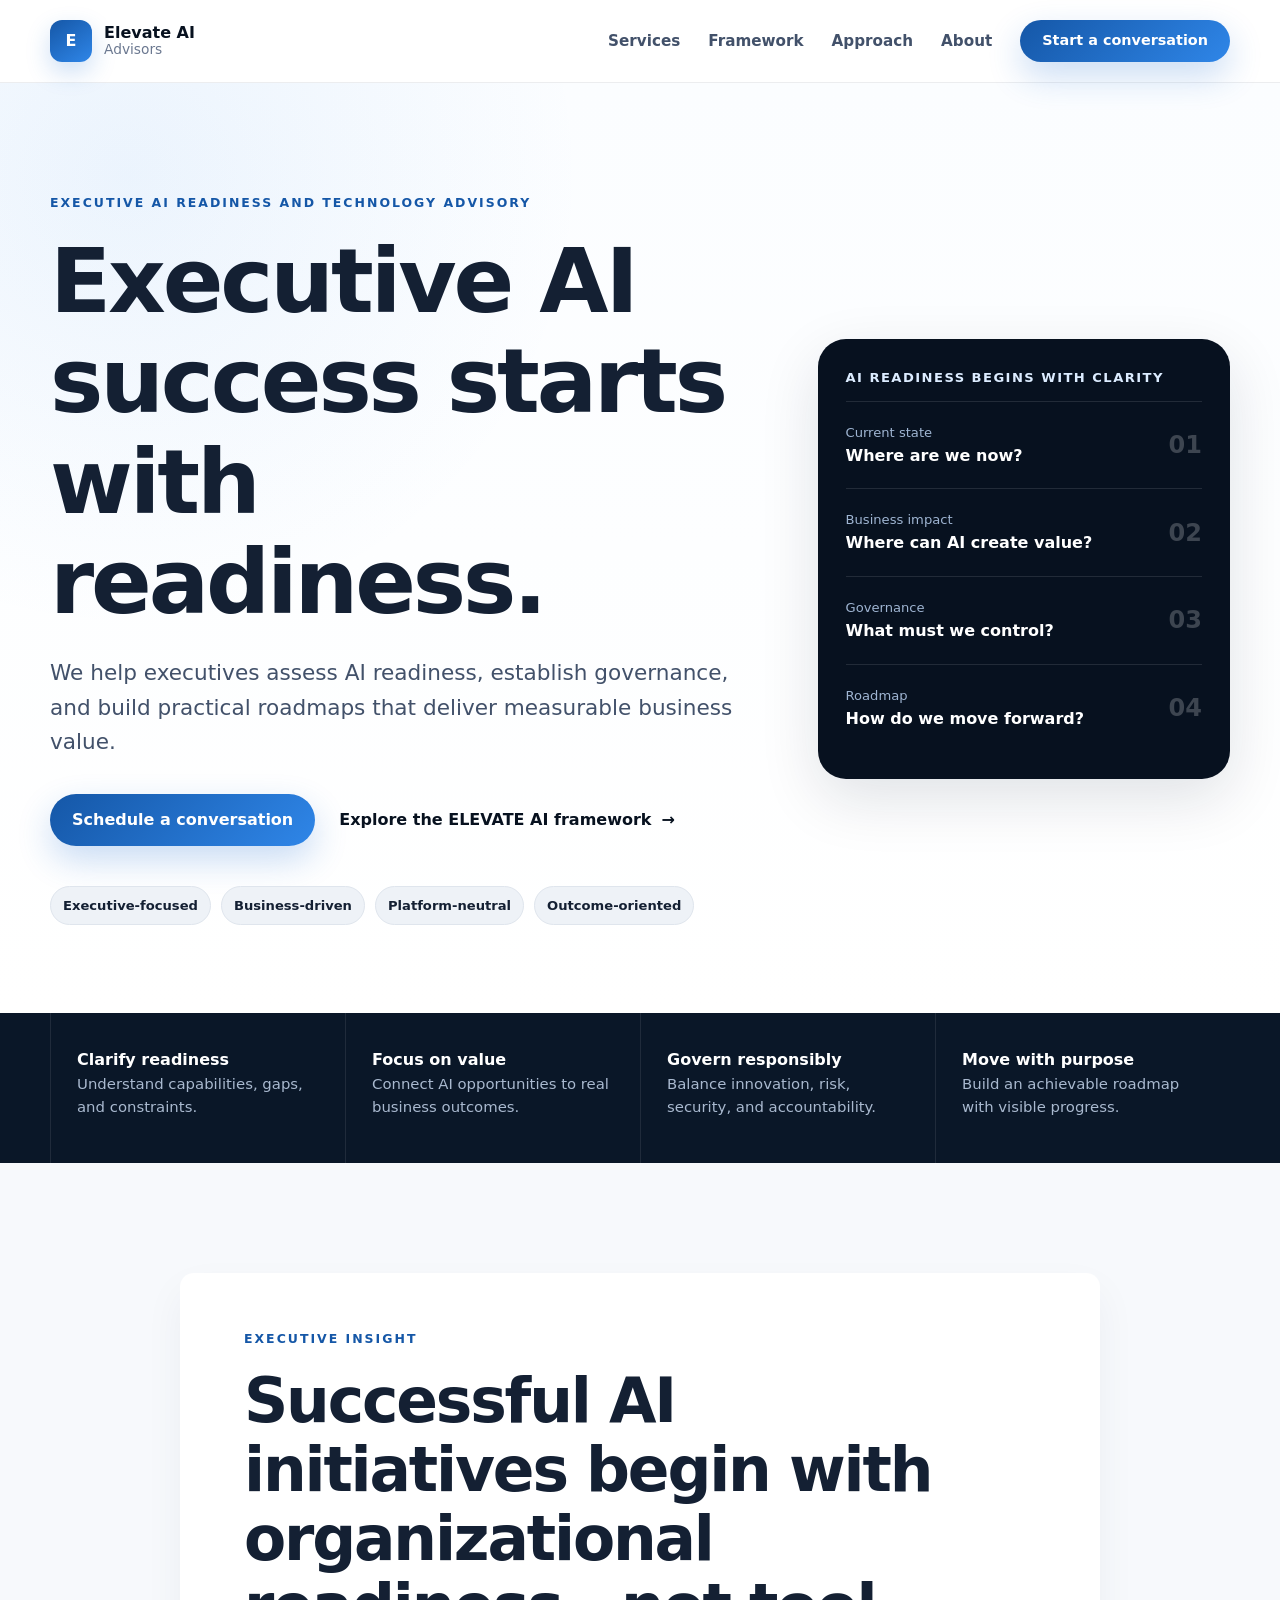
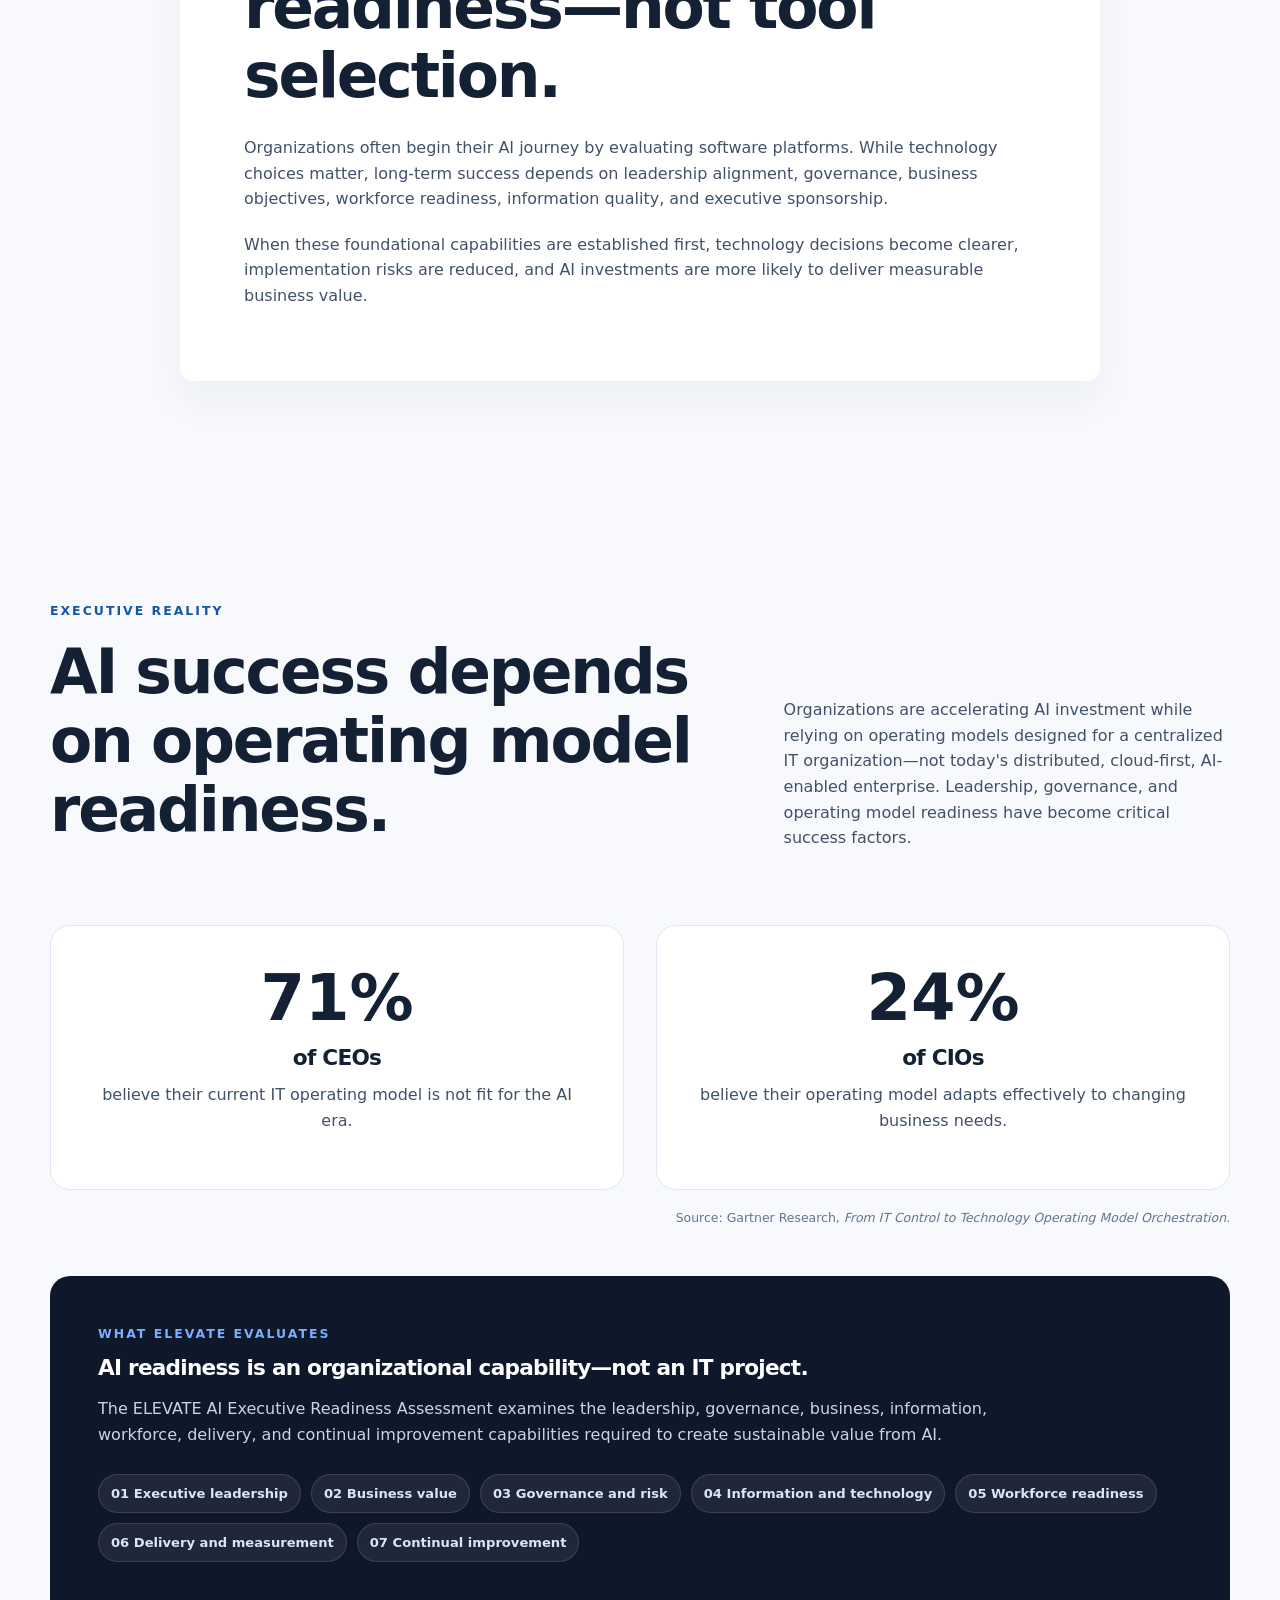
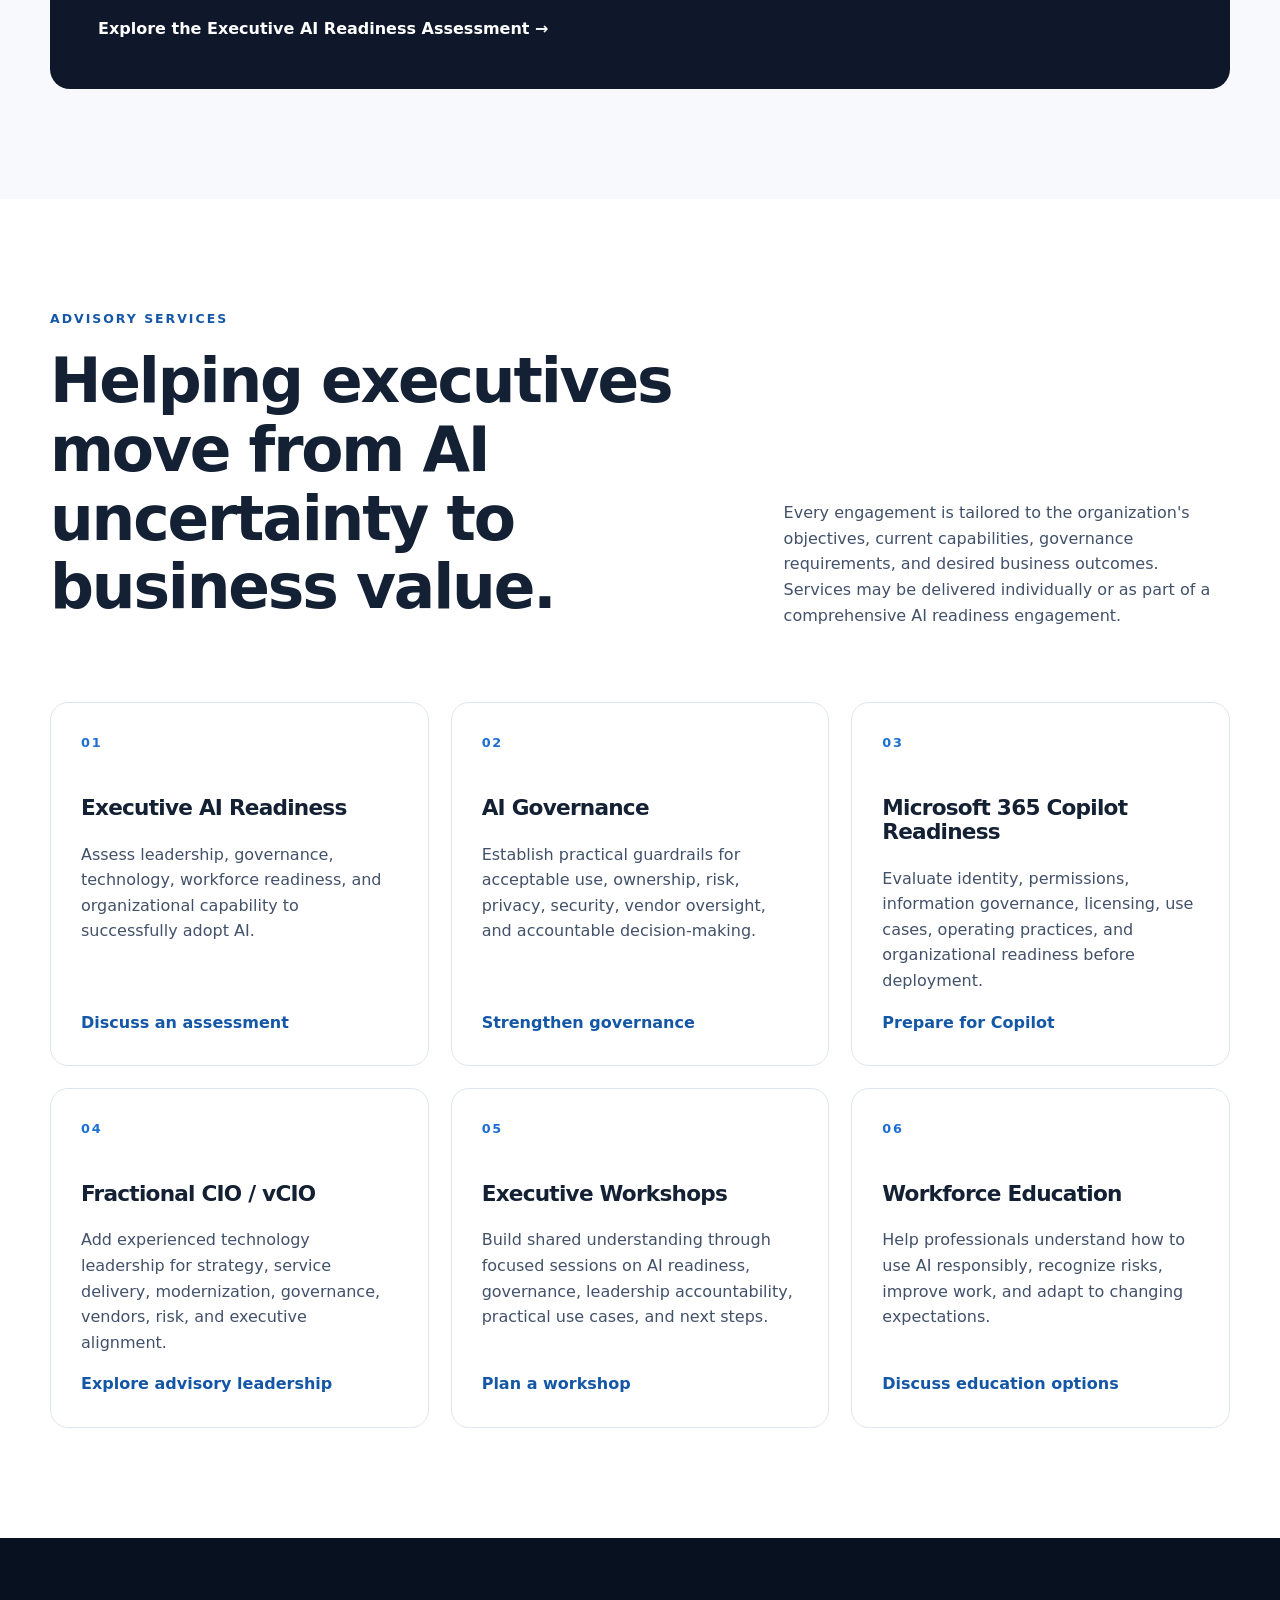
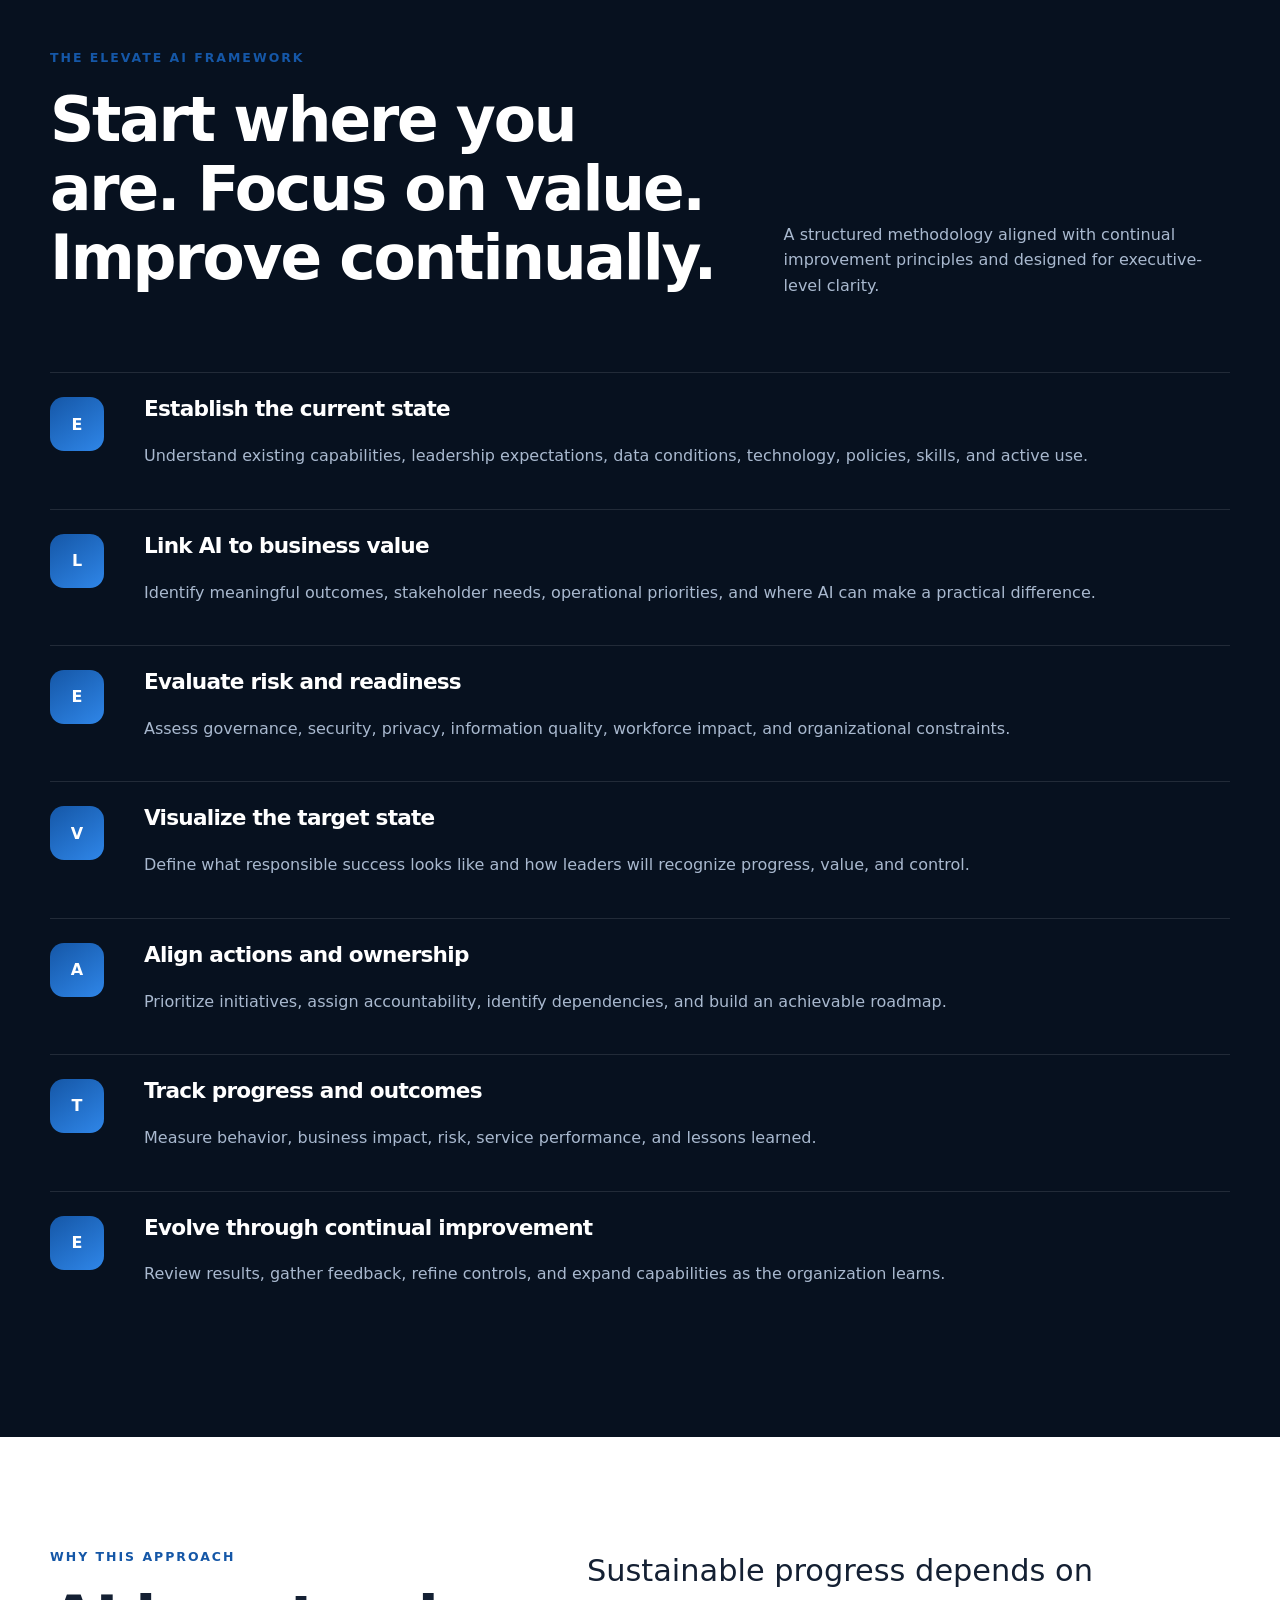
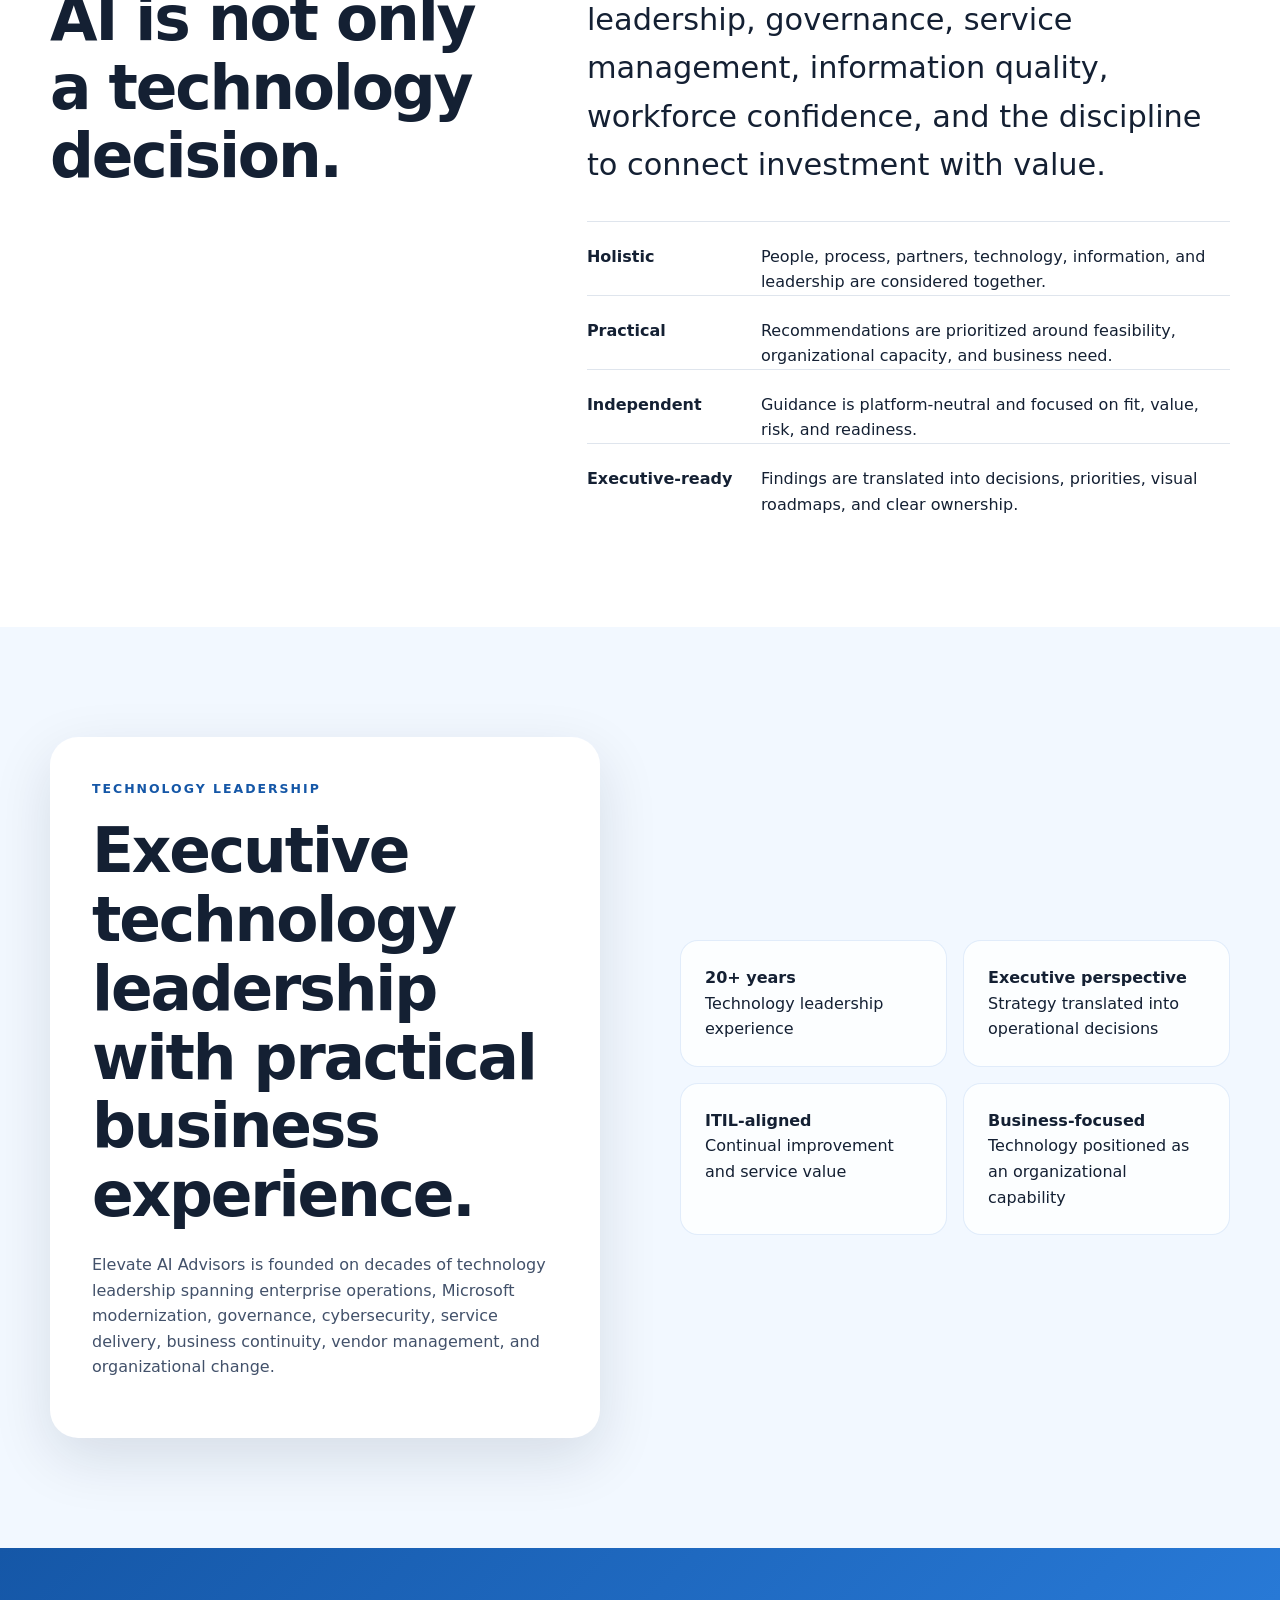
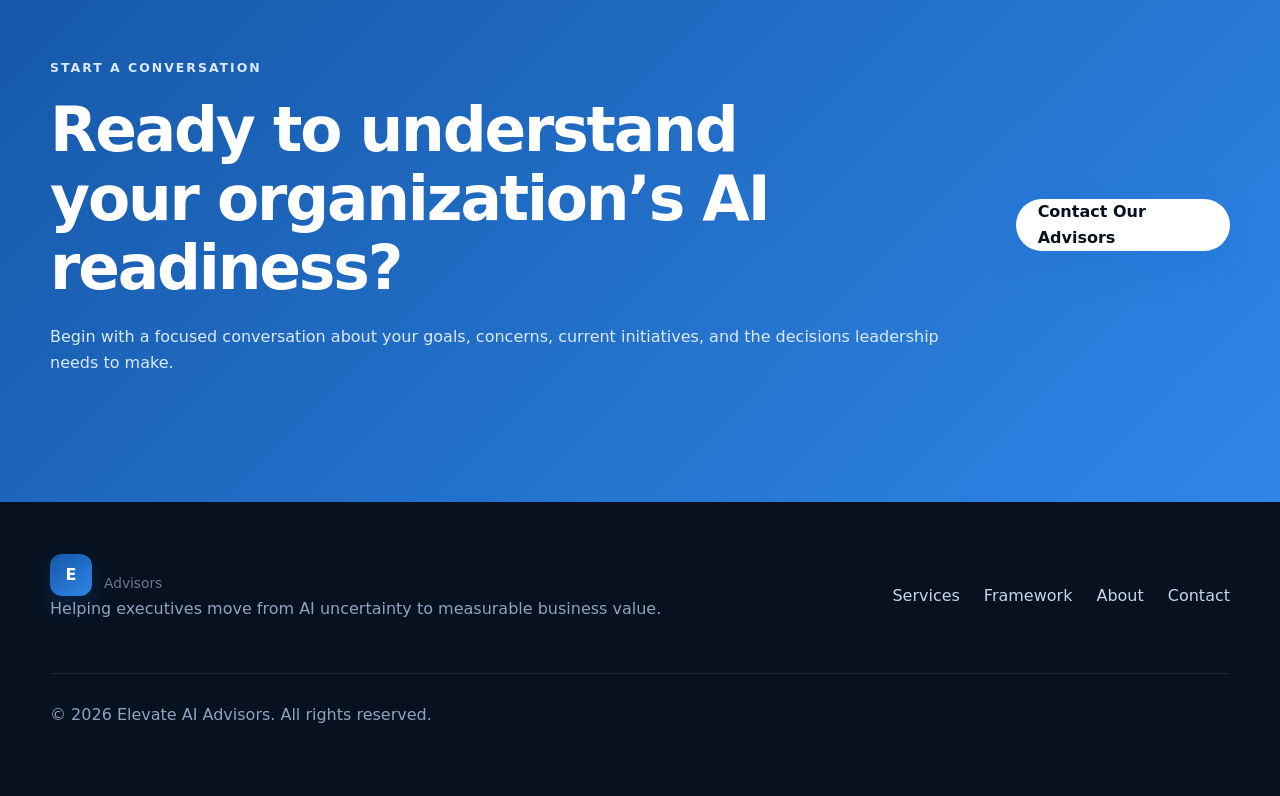
<file: public/index.html>
<!doctype html>
<html lang="en">
  <head>
    <meta charset="utf-8" />
    <meta name="viewport" content="width=device-width, initial-scale=1" />
    <meta
      name="description"
      content="Elevate AI Advisors helps executive leaders turn AI potential into business value through readiness assessments, governance, strategy, and practical technology leadership."
    />
    <title>Elevate AI Advisors</title>
    <link rel="icon" href="images/favicon.svg" type="image/svg+xml" />
    <link rel="stylesheet" href="css/styles.css" />
  </head>
  <body>
    <a class="skip-link" href="#main-content">Skip to content</a>
    <header class="site-header">
      <div class="container nav-wrap">
        <a class="brand" href="#top" aria-label="Elevate AI Advisors home">
          <span class="brand-mark" aria-hidden="true">E</span>
          <span class="brand-text"
            ><strong>Elevate AI</strong><span>Advisors</span></span
          >
        </a>
        <button
          class="menu-toggle"
          type="button"
          aria-expanded="false"
          aria-controls="primary-nav"
        >
          <span class="sr-only">Toggle navigation</span><span></span
          ><span></span><span></span>
        </button>
        <nav
          id="primary-nav"
          class="primary-nav"
          aria-label="Primary navigation"
        >
          <a href="#services">Services</a><a href="#framework">Framework</a
          ><a href="#approach">Approach</a><a href="#about">About</a>
          <a class="button button-small" href="#contact"
            >Start a conversation</a
          >
        </nav>
      </div>
    </header>

    <main id="main-content">
      <section id="top" class="hero">
        <div class="container hero-grid">
          <div class="hero-copy">
            <p class="eyebrow">
              Executive AI Readiness and Technology Advisory
            </p>
            <h1>Executive AI success starts with readiness.</h1>
            <p class="hero-lead">
              We help executives assess AI readiness, establish governance, and
              build practical roadmaps that deliver measurable business value.
            </p>
            <div class="hero-actions">
              <a class="button" href="#contact">Schedule a conversation</a>
              <a class="text-link" href="#framework"
                >Explore the ELEVATE AI framework
                <span aria-hidden="true">→</span></a
              >
            </div>
            <div class="hero-proof">
              <span>Executive-focused</span><span>Business-driven</span
              ><span>Platform-neutral</span><span>Outcome-oriented</span>
            </div>
          </div>
          <aside class="hero-panel" aria-label="AI readiness overview">
            <p class="panel-label">AI readiness begins with clarity</p>
            <div class="readiness-item">
              <div>
                <span>Current state</span><strong>Where are we now?</strong>
              </div>
              <span class="readiness-number">01</span>
            </div>
            <div class="readiness-item">
              <div>
                <span>Business impact</span
                ><strong>Where can AI create value?</strong>
              </div>
              <span class="readiness-number">02</span>
            </div>
            <div class="readiness-item">
              <div>
                <span>Governance</span><strong>What must we control?</strong>
              </div>
              <span class="readiness-number">03</span>
            </div>
            <div class="readiness-item">
              <div>
                <span>Roadmap</span><strong>How do we move forward?</strong>
              </div>
              <span class="readiness-number">04</span>
            </div>
          </aside>
        </div>
      </section>

      <section class="value-strip" aria-label="Core advisory outcomes">
        <div class="container value-grid">
          <div>
            <strong>Clarify readiness</strong
            ><span>Understand capabilities, gaps, and constraints.</span>
          </div>
          <div>
            <strong>Focus on value</strong
            ><span>Connect AI opportunities to real business outcomes.</span>
          </div>
          <div>
            <strong>Govern responsibly</strong
            ><span
              >Balance innovation, risk, security, and accountability.</span
            >
          </div>
          <div>
            <strong>Move with purpose</strong
            ><span>Build an achievable roadmap with visible progress.</span>
          </div>
        </div>
      </section>

      <section class="section executive-insight">
        <div class="container">
          <div class="insight-panel">
            <p class="eyebrow">Executive Insight</p>

            <h2>
              Successful AI initiatives begin with organizational readiness—not
              tool selection.
            </h2>

            <p>
              Organizations often begin their AI journey by evaluating software
              platforms. While technology choices matter, long-term success
              depends on leadership alignment, governance, business objectives,
              workforce readiness, information quality, and executive
              sponsorship.
            </p>

            <p>
              When these foundational capabilities are established first,
              technology decisions become clearer, implementation risks are
              reduced, and AI investments are more likely to deliver measurable
              business value.
            </p>
          </div>
        </div>
      </section>

      <section class="section readiness-evidence">
        <div class="container">
          <div class="section-heading">
            <div>
              <p class="eyebrow">Executive reality</p>

              <h2>AI success depends on operating model readiness.</h2>
            </div>

            <div>
              <p>
                Organizations are accelerating AI investment while relying on
                operating models designed for a centralized IT organization—not
                today's distributed, cloud-first, AI-enabled enterprise.
                Leadership, governance, and operating model readiness have
                become critical success factors.
              </p>
            </div>
          </div>

          <div class="readiness-stats">
            <article class="stat-card">
              <span class="stat-number">71%</span>

              <h3>of CEOs</h3>

              <p>
                believe their current IT operating model is not fit for the AI
                era.
              </p>
            </article>

            <article class="stat-card">
              <span class="stat-number">24%</span>

              <h3>of CIOs</h3>

              <p>
                believe their operating model adapts effectively to changing
                business needs.
              </p>
            </article>
          </div>
          <p class="readiness-source">
            Source: Gartner Research,
            <i>From IT Control to Technology Operating Model Orchestration.</i>
          </p>
          <div class="insight-callout">
            <p class="eyebrow">What ELEVATE evaluates</p>

            <h3>
              AI readiness is an organizational capability—not an IT project.
            </h3>

            <p>
              The ELEVATE AI Executive Readiness Assessment examines the
              leadership, governance, business, information, workforce,
              delivery, and continual improvement capabilities required to
              create sustainable value from AI.
            </p>

            <div
              class="assessment-capabilities"
              aria-label="Assessment capabilities"
            >
              <span>01 Executive leadership</span>
              <span>02 Business value</span>
              <span>03 Governance and risk</span>
              <span>04 Information and technology</span>
              <span>05 Workforce readiness</span>
              <span>06 Delivery and measurement</span>
              <span>07 Continual improvement</span>
            </div>

            <a href="#contact" class="text-link">
              Explore the Executive AI Readiness Assessment
              <span aria-hidden="true">→</span>
            </a>
          </div>
        </div>
      </section>

      <section id="services" class="section">
        <div class="container">
          <div class="section-heading">
            <div>
              <p class="eyebrow">Advisory services</p>
              <h2>
                Helping executives move from AI uncertainty to business value.
              </h2>
            </div>
            <p>
              Every engagement is tailored to the organization's objectives,
              current capabilities, governance requirements, and desired
              business outcomes. Services may be delivered individually or as
              part of a comprehensive AI readiness engagement.
            </p>
          </div>
          <div class="card-grid">
            <article class="service-card">
              <span class="card-number">01</span>
              <h3>Executive AI Readiness</h3>
              <p>
                Assess leadership, governance, technology, workforce readiness,
                and organizational capability to successfully adopt AI.
              </p>
              <a href="#contact">Discuss an assessment</a>
            </article>
            <article class="service-card">
              <span class="card-number">02</span>
              <h3>AI Governance</h3>
              <p>
                Establish practical guardrails for acceptable use, ownership,
                risk, privacy, security, vendor oversight, and accountable
                decision-making.
              </p>
              <a href="#contact">Strengthen governance</a>
            </article>
            <article class="service-card">
              <span class="card-number">03</span>
              <h3>Microsoft 365 Copilot Readiness</h3>
              <p>
                Evaluate identity, permissions, information governance,
                licensing, use cases, operating practices, and organizational
                readiness before deployment.
              </p>
              <a href="#contact">Prepare for Copilot</a>
            </article>
            <article class="service-card">
              <span class="card-number">04</span>
              <h3>Fractional CIO / vCIO</h3>
              <p>
                Add experienced technology leadership for strategy, service
                delivery, modernization, governance, vendors, risk, and
                executive alignment.
              </p>
              <a href="#contact">Explore advisory leadership</a>
            </article>
            <article class="service-card">
              <span class="card-number">05</span>
              <h3>Executive Workshops</h3>
              <p>
                Build shared understanding through focused sessions on AI
                readiness, governance, leadership accountability, practical use
                cases, and next steps.
              </p>
              <a href="#contact">Plan a workshop</a>
            </article>
            <article class="service-card">
              <span class="card-number">06</span>
              <h3>Workforce Education</h3>
              <p>
                Help professionals understand how to use AI responsibly,
                recognize risks, improve work, and adapt to changing
                expectations.
              </p>
              <a href="#contact">Discuss education options</a>
            </article>
          </div>
        </div>
      </section>

      <section id="framework" class="section section-dark">
        <div class="container">
          <div class="section-heading light">
            <div>
              <p class="eyebrow">The ELEVATE AI framework</p>
              <h2>Start where you are. Focus on value. Improve continually.</h2>
            </div>
            <p>
              A structured methodology aligned with continual improvement
              principles and designed for executive-level clarity.
            </p>
          </div>
          <div class="framework-grid">
            <article>
              <span>E</span>
              <div>
                <h3>Establish the current state</h3>
                <p>
                  Understand existing capabilities, leadership expectations,
                  data conditions, technology, policies, skills, and active use.
                </p>
              </div>
            </article>
            <article>
              <span>L</span>
              <div>
                <h3>Link AI to business value</h3>
                <p>
                  Identify meaningful outcomes, stakeholder needs, operational
                  priorities, and where AI can make a practical difference.
                </p>
              </div>
            </article>
            <article>
              <span>E</span>
              <div>
                <h3>Evaluate risk and readiness</h3>
                <p>
                  Assess governance, security, privacy, information quality,
                  workforce impact, and organizational constraints.
                </p>
              </div>
            </article>
            <article>
              <span>V</span>
              <div>
                <h3>Visualize the target state</h3>
                <p>
                  Define what responsible success looks like and how leaders
                  will recognize progress, value, and control.
                </p>
              </div>
            </article>
            <article>
              <span>A</span>
              <div>
                <h3>Align actions and ownership</h3>
                <p>
                  Prioritize initiatives, assign accountability, identify
                  dependencies, and build an achievable roadmap.
                </p>
              </div>
            </article>
            <article>
              <span>T</span>
              <div>
                <h3>Track progress and outcomes</h3>
                <p>
                  Measure behavior, business impact, risk, service performance,
                  and lessons learned.
                </p>
              </div>
            </article>
            <article>
              <span>E</span>
              <div>
                <h3>Evolve through continual improvement</h3>
                <p>
                  Review results, gather feedback, refine controls, and expand
                  capabilities as the organization learns.
                </p>
              </div>
            </article>
          </div>
        </div>
      </section>

      <section id="approach" class="section">
        <div class="container split-section">
          <div>
            <p class="eyebrow">Why this approach</p>
            <h2>AI is not only a technology decision.</h2>
          </div>
          <div class="split-copy">
            <p class="large-copy">
              Sustainable progress depends on leadership, governance, service
              management, information quality, workforce confidence, and the
              discipline to connect investment with value.
            </p>
            <div class="principle-list">
              <div>
                <strong>Holistic</strong
                ><span
                  >People, process, partners, technology, information, and
                  leadership are considered together.</span
                >
              </div>
              <div>
                <strong>Practical</strong
                ><span
                  >Recommendations are prioritized around feasibility,
                  organizational capacity, and business need.</span
                >
              </div>
              <div>
                <strong>Independent</strong
                ><span
                  >Guidance is platform-neutral and focused on fit, value, risk,
                  and readiness.</span
                >
              </div>
              <div>
                <strong>Executive-ready</strong
                ><span
                  >Findings are translated into decisions, priorities, visual
                  roadmaps, and clear ownership.</span
                >
              </div>
            </div>
          </div>
        </div>
      </section>

      <section id="about" class="section section-soft">
        <div class="container about-grid">
          <div class="about-panel">
            <p class="eyebrow">Technology leadership</p>
            <h2>
              Executive technology leadership with practical business
              experience.
            </h2>
            <p>
              Elevate AI Advisors is founded on decades of technology leadership
              spanning enterprise operations, Microsoft modernization,
              governance, cybersecurity, service delivery, business continuity,
              vendor management, and organizational change.
            </p>
          </div>
          <div class="about-points">
            <div>
              <strong>20+ years</strong
              ><span>Technology leadership experience</span>
            </div>
            <div>
              <strong>Executive perspective</strong
              ><span>Strategy translated into operational decisions</span>
            </div>
            <div>
              <strong>ITIL-aligned</strong
              ><span>Continual improvement and service value</span>
            </div>
            <div>
              <strong>Business-focused</strong
              ><span
                >Technology positioned as an organizational capability</span
              >
            </div>
          </div>
        </div>
      </section>

      <section id="contact" class="section contact-section">
        <div class="container contact-wrap">
          <div>
            <p class="eyebrow">Start a conversation</p>
            <h2>Ready to understand your organization’s AI readiness?</h2>
            <p>
              Begin with a focused conversation about your goals, concerns,
              current initiatives, and the decisions leadership needs to make.
            </p>
          </div>
          <a
            class="button button-light"
            href="mailto:info@elevateaiadvisors.com?subject=Elevate%20AI%20Advisors%20Inquiry"
            >Contact Our Advisors</a
          >
        </div>
      </section>
    </main>

    <footer class="site-footer">
      <div class="container footer-grid">
        <div>
          <a class="brand footer-brand" href="#top"
            ><span class="brand-mark" aria-hidden="true">E</span
            ><span class="brand-text"
              ><strong>Elevate AI</strong><span>Advisors</span></span
            ></a
          >
          <p>
            Helping executives move from AI uncertainty to measurable business
            value.
          </p>
        </div>
        <div class="footer-links">
          <a href="#services">Services</a><a href="#framework">Framework</a
          ><a href="#about">About</a><a href="#contact">Contact</a>
        </div>
        <p class="copyright">
          © <span id="year"></span> Elevate AI Advisors. All rights reserved.
        </p>
      </div>
    </footer>
    <script src="js/main.js"></script>
  </body>
</html>
</file>
<file: public/css/styles.css>
:root {
  --navy: #07111f;
  --navy2: #0a1728;
  --blue: #1c6ed1;
  --blue2: #2f86e8;
  --soft: #f2f8ff;
  --text: #142033;
  --muted: #42516a;
  --line: #dfe5ed;
  --white: #fff;
  --max: 1180px;
  --shadow: 0 20px 60px rgba(8, 24, 49, 0.12);
}
* {
  box-sizing: border-box;
}
html {
  scroll-behavior: smooth;
}
body {
  margin: 0;
  color: var(--text);
  font-family:
    Inter,
    ui-sans-serif,
    system-ui,
    -apple-system,
    BlinkMacSystemFont,
    "Segoe UI",
    sans-serif;
  line-height: 1.6;
}
body.menu-open {
  overflow: hidden;
}
a {
  color: inherit;
}
h1,
h2,
h3,
p {
  margin-top: 0;
}
h1,
h2,
h3 {
  line-height: 1.12;
  letter-spacing: -0.035em;
}
h1 {
  max-width: 820px;
  margin-bottom: 24px;
  font-size: clamp(3rem, 7vw, 5.8rem);
}
h2 {
  max-width: 760px;
  margin-bottom: 22px;
  font-size: clamp(2.2rem, 4.8vw, 4rem);
}
h3 {
  font-size: 1.35rem;
}
p {
  color: var(--muted);
}
.container {
  width: min(calc(100% - 40px), var(--max));
  margin-inline: auto;
}
.skip-link {
  position: fixed;
  z-index: 9999;
  top: 12px;
  left: 12px;
  padding: 10px 16px;
  color: #fff;
  background: var(--navy);
  border-radius: 8px;
  transform: translateY(-160%);
}
.skip-link:focus {
  transform: translateY(0);
}
.sr-only {
  position: absolute;
  width: 1px;
  height: 1px;
  overflow: hidden;
  clip: rect(0, 0, 0, 0);
}
.site-header {
  position: sticky;
  z-index: 1000;
  top: 0;
  background: rgba(255, 255, 255, 0.92);
  border-bottom: 1px solid rgba(20, 32, 51, 0.08);
  backdrop-filter: blur(18px);
}
.nav-wrap {
  display: flex;
  min-height: 82px;
  align-items: center;
  justify-content: space-between;
  gap: 32px;
}
.brand {
  display: inline-flex;
  align-items: center;
  gap: 12px;
  color: var(--navy);
  text-decoration: none;
}
.brand-mark {
  display: grid;
  width: 42px;
  height: 42px;
  place-items: center;
  color: #fff;
  background: linear-gradient(145deg, #1557a7, var(--blue2));
  border-radius: 12px;
  box-shadow: 0 10px 24px rgba(28, 110, 209, 0.22);
  font-weight: 800;
}
.brand-text {
  display: flex;
  flex-direction: column;
  line-height: 1.05;
}
.brand-text span {
  color: #6b7890;
  font-size: 0.86rem;
}
.primary-nav {
  display: flex;
  align-items: center;
  gap: 28px;
}
.primary-nav > a:not(.button) {
  color: var(--muted);
  font-size: 0.95rem;
  font-weight: 600;
  text-decoration: none;
}
.menu-toggle {
  display: none;
  background: transparent;
  border: 0;
}
.button {
  display: inline-flex;
  min-height: 52px;
  align-items: center;
  justify-content: center;
  padding: 0 22px;
  color: #fff;
  background: linear-gradient(135deg, #1557a7, var(--blue2));
  border-radius: 999px;
  box-shadow: 0 14px 34px rgba(28, 110, 209, 0.24);
  font-weight: 700;
  text-decoration: none;
}
.button-small {
  min-height: 42px;
  font-size: 0.9rem;
}
.hero {
  padding: 110px 0 88px;
  background:
    radial-gradient(
      circle at 10% 10%,
      rgba(47, 134, 232, 0.08),
      transparent 32%
    ),
    linear-gradient(180deg, #fbfdff 0%, #fff 100%);
}
.hero-grid {
  display: grid;
  align-items: center;
  gap: 80px;
  grid-template-columns: 1.25fr 0.75fr;
}
.eyebrow {
  margin-bottom: 18px;
  color: #1557a7;
  font-size: 0.78rem;
  font-weight: 800;
  letter-spacing: 0.16em;
  text-transform: uppercase;
}
.hero-lead {
  max-width: 730px;
  margin-bottom: 34px;
  font-size: clamp(1.12rem, 2vw, 1.35rem);
}
.hero-actions {
  display: flex;
  align-items: center;
  gap: 24px;
  margin-bottom: 40px;
  flex-wrap: wrap;
}
.text-link {
  display: inline-flex;
  gap: 10px;
  color: var(--navy);
  font-weight: 750;
  text-decoration: none;
}
.hero-proof {
  display: flex;
  gap: 10px;
  flex-wrap: wrap;
}
.hero-proof span {
  padding: 8px 12px;
  background: #eef2f7;
  border: 1px solid var(--line);
  border-radius: 999px;
  font-size: 0.82rem;
  font-weight: 700;
}
.hero-panel {
  padding: 28px;
  color: #fff;
  background: var(--navy);
  border-radius: 28px;
  box-shadow: var(--shadow);
}
.panel-label {
  color: #dcecff;
  font-size: 0.82rem;
  font-weight: 800;
  letter-spacing: 0.11em;
  text-transform: uppercase;
}
.readiness-item {
  display: flex;
  align-items: center;
  justify-content: space-between;
  gap: 20px;
  padding: 20px 0;
  border-top: 1px solid rgba(255, 255, 255, 0.11);
}
.readiness-item div {
  display: flex;
  flex-direction: column;
}
.readiness-item span {
  color: #9fb5d2;
  font-size: 0.82rem;
}
.readiness-item strong {
  color: #fff;
}
.readiness-item .readiness-number {
  color: rgba(255, 255, 255, 0.22);
  font-size: 1.5rem;
  font-weight: 800;
}
.value-strip {
  background: var(--navy2);
}
.value-grid {
  display: grid;
  grid-template-columns: repeat(4, 1fr);
}
.value-grid > div {
  min-height: 150px;
  padding: 34px 26px;
  border-left: 1px solid rgba(255, 255, 255, 0.09);
}
.value-grid strong,
.value-grid span {
  display: block;
}
.value-grid strong {
  color: #fff;
}
.value-grid span {
  color: #a9b9cf;
  font-size: 0.93rem;
}
.section {
  padding: 110px 0;
}
.section-heading {
  display: grid;
  align-items: end;
  gap: 64px;
  margin-bottom: 58px;
  grid-template-columns: 1.2fr 0.8fr;
}
.card-grid {
  display: grid;
  gap: 22px;
  grid-template-columns: repeat(3, 1fr);
}
.service-card {
  display: flex;
  min-height: 330px;
  padding: 30px;
  background: #fff;
  border: 1px solid var(--line);
  border-radius: 18px;
  flex-direction: column;
}
.card-number {
  margin-bottom: 42px;
  color: var(--blue);
  font-size: 0.8rem;
  font-weight: 850;
  letter-spacing: 0.14em;
}
.service-card a {
  margin-top: auto;
  color: #1557a7;
  font-weight: 750;
  text-decoration: none;
}
.section-dark {
  color: #fff;
  background: var(--navy);
}
.section-heading.light h2 {
  color: #fff;
}
.section-heading.light > p {
  color: #a9b9cf;
}
.framework-grid {
  display: grid;
}
.framework-grid article {
  display: grid;
  gap: 24px;
  padding: 24px 0;
  border-top: 1px solid rgba(255, 255, 255, 0.11);
  grid-template-columns: 70px 1fr;
}
.framework-grid > article > span {
  display: grid;
  width: 54px;
  height: 54px;
  place-items: center;
  color: #fff;
  background: linear-gradient(145deg, #1557a7, var(--blue2));
  border-radius: 14px;
  font-weight: 850;
}
.framework-grid h3 {
  color: #fff;
}
.framework-grid p {
  color: #a9b9cf;
}
.split-section {
  display: grid;
  gap: 90px;
  grid-template-columns: 0.82fr 1.18fr;
}
.large-copy {
  color: var(--text);
  font-size: clamp(1.35rem, 2.4vw, 1.9rem);
}
.principle-list > div {
  display: grid;
  gap: 24px;
  padding-top: 22px;
  border-top: 1px solid var(--line);
  grid-template-columns: 150px 1fr;
}
.section-soft {
  background: var(--soft);
}
.about-grid {
  display: grid;
  align-items: center;
  gap: 80px;
  grid-template-columns: 1fr 1fr;
}
.about-panel {
  padding: 42px;
  background: #fff;
  border-radius: 28px;
  box-shadow: var(--shadow);
}
.about-points {
  display: grid;
  gap: 16px;
  grid-template-columns: repeat(2, 1fr);
}
.about-points > div {
  padding: 24px;
  background: rgba(255, 255, 255, 0.76);
  border: 1px solid rgba(28, 110, 209, 0.12);
  border-radius: 18px;
}
.about-points strong,
.about-points span {
  display: block;
}
.contact-section {
  color: #fff;
  background: linear-gradient(135deg, #1557a7, var(--blue2));
}
.contact-wrap {
  display: flex;
  align-items: center;
  justify-content: space-between;
  gap: 60px;
}
.contact-wrap h2 {
  color: #fff;
}
.contact-wrap p,
.contact-wrap .eyebrow {
  color: #dbeaff;
}
.button-light {
  color: var(--navy);
  background: #fff;
}
.site-footer {
  padding: 52px 0;
  color: #fff;
  background: var(--navy);
}
.footer-grid {
  display: grid;
  align-items: center;
  gap: 36px;
  grid-template-columns: 1fr auto;
}
.footer-links {
  display: flex;
  gap: 24px;
}
.footer-links a {
  color: #c8d5e7;
  text-decoration: none;
}
.copyright {
  padding-top: 28px;
  border-top: 1px solid rgba(255, 255, 255, 0.09);
  grid-column: 1/-1;
}
.site-footer p {
  color: #8fa3bf;
}
@media (max-width: 980px) {
  .primary-nav {
    position: fixed;
    top: 82px;
    right: 0;
    bottom: 0;
    left: 0;
    display: none;
    align-items: flex-start;
    padding: 34px 20px;
    background: #fff;
    flex-direction: column;
  }
  .primary-nav.is-open {
    display: flex;
  }
  .menu-toggle {
    display: block;
  }
  .hero-grid,
  .section-heading,
  .split-section,
  .about-grid {
    grid-template-columns: 1fr;
  }
  .value-grid,
  .card-grid {
    grid-template-columns: repeat(2, 1fr);
  }
  .contact-wrap {
    align-items: flex-start;
    flex-direction: column;
  }
}
@media (max-width: 680px) {
  .container {
    width: min(calc(100% - 28px), var(--max));
  }
  .hero {
    padding: 66px 0 64px;
  }
  .hero-actions {
    align-items: stretch;
    flex-direction: column;
  }
  .button {
    width: 100%;
  }
  .value-grid,
  .card-grid,
  .about-points {
    grid-template-columns: 1fr;
  }
  .section {
    padding: 78px 0;
  }
  .framework-grid article {
    grid-template-columns: 52px 1fr;
  }
  .principle-list > div {
    grid-template-columns: 1fr;
  }
  .footer-grid {
    grid-template-columns: 1fr;
  }
  .footer-links {
    flex-wrap: wrap;
  }
}
/* =========================================================
   MOBILE REFINEMENT
   ========================================================= */

@media (max-width: 768px) {
  .container {
    width: min(calc(100% - 32px), var(--max-width));
  }

  /* Header and navigation */

  .nav-wrap {
    min-height: 68px;
  }

  .brand-mark {
    width: 38px;
    height: 38px;
  }

  .brand-text strong {
    font-size: 0.94rem;
  }

  .brand-text span {
    font-size: 0.78rem;
  }

  .primary-nav {
    top: 68px;
    gap: 22px;
    padding: 30px 20px;
  }

  .primary-nav .button {
    width: 100%;
  }

  /* Hero */

  .hero {
    padding: 58px 0 62px;
  }

  .hero-grid {
    grid-template-columns: 1fr;
    gap: 42px;
  }

  .hero-copy {
    text-align: left;
  }

  h1 {
    max-width: 100%;
    margin-bottom: 22px;
    font-size: clamp(2.5rem, 12vw, 3.5rem);
    line-height: 1.05;
  }

  h2 {
    font-size: clamp(2rem, 9vw, 2.8rem);
    line-height: 1.1;
  }

  .hero-lead {
    margin-bottom: 28px;
    font-size: 1.08rem;
    line-height: 1.6;
  }

  .hero-actions {
    align-items: stretch;
    gap: 14px;
    margin-bottom: 30px;
    flex-direction: column;
  }

  .hero-actions .button {
    width: 100%;
  }

  .hero-actions .text-link {
    min-height: 48px;
    justify-content: center;
    text-align: center;
  }

  .hero-proof {
    gap: 8px;
  }

  .hero-proof span {
    padding: 7px 10px;
    font-size: 0.76rem;
  }

  .hero-panel {
    padding: 22px;
    border-radius: 18px;
  }

  .readiness-item {
    gap: 14px;
    padding: 18px 0;
  }

  .readiness-item strong {
    font-size: 0.94rem;
  }

  /* Section spacing */

  .section {
    padding: 76px 0;
  }

  .section-heading {
    grid-template-columns: 1fr;
    gap: 18px;
    margin-bottom: 38px;
  }

  .section-heading > p {
    max-width: 100%;
    margin: 0;
    font-size: 1rem;
  }

  .eyebrow {
    margin-bottom: 14px;
    font-size: 0.72rem;
    letter-spacing: 0.13em;
  }

  /* Value strip */

  .value-grid {
    grid-template-columns: 1fr;
  }

  .value-grid > div {
    min-height: auto;
    padding: 24px 20px;
    border-right: 1px solid rgba(255, 255, 255, 0.09);
    border-bottom: 1px solid rgba(255, 255, 255, 0.09);
  }

  /* Service cards */

  .card-grid {
    grid-template-columns: 1fr;
    gap: 16px;
  }

  .service-card {
    min-height: auto;
    padding: 26px 22px;
    border-radius: 14px;
  }

  .card-number {
    margin-bottom: 28px;
  }

  .service-card p {
    margin-bottom: 24px;
  }

  /* ELEVATE framework */

  .framework-grid article {
    grid-template-columns: 48px 1fr;
    gap: 16px;
    padding: 22px 0;
  }

  .framework-grid > article > span {
    width: 44px;
    height: 44px;
    border-radius: 10px;
    font-size: 1rem;
  }

  .framework-grid h3 {
    font-size: 1.12rem;
  }

  .framework-grid p {
    font-size: 0.94rem;
  }

  /* Advisory philosophy */

  .split-section {
    grid-template-columns: 1fr;
    gap: 34px;
  }

  .large-copy {
    margin-bottom: 34px;
    font-size: 1.25rem;
  }

  .principle-list > div {
    position: relative;
    grid-template-columns: 1fr;
    gap: 8px;
    min-height: 150px;
    padding: 26px 0 22px 58px;
    overflow: hidden;
  }

  .principle-list > div::before {
    position: absolute;
    top: 14px;
    left: 0;
    color: rgba(28, 110, 209, 0.13);
    font-size: 4.8rem;
    font-weight: 800;
    line-height: 1;
  }

  .principle-list > div:nth-child(1)::before {
    content: "B";
  }

  .principle-list > div:nth-child(2)::before {
    content: "G";
  }

  .principle-list > div:nth-child(3)::before {
    content: "P";
  }

  .principle-list > div:nth-child(4)::before {
    content: "P";
  }

  .principle-list strong {
    font-size: 1.08rem;
  }

  .principle-list span {
    font-size: 0.94rem;
  }

  /* About */

  .about-grid {
    grid-template-columns: 1fr;
    gap: 30px;
  }

  .about-panel {
    padding: 28px 24px;
    border-radius: 18px;
  }

  .about-points {
    grid-template-columns: 1fr;
    gap: 12px;
  }

  .about-points > div {
    min-height: auto;
    padding: 22px;
  }

  /* Contact */

  .contact-wrap {
    align-items: stretch;
    gap: 30px;
    flex-direction: column;
  }

  .contact-wrap .button {
    width: 100%;
    min-height: 52px;
    white-space: normal;
    text-align: center;
  }

  /* Footer */

  .footer-grid {
    grid-template-columns: 1fr;
    gap: 28px;
  }

  .footer-links {
    justify-content: flex-start;
    gap: 16px 22px;
  }

  .copyright {
    padding-top: 22px;
  }
}

/* Very small phones */

@media (max-width: 390px) {
  .container {
    width: min(calc(100% - 24px), var(--max-width));
  }

  h1 {
    font-size: 2.35rem;
  }

  h2 {
    font-size: 1.95rem;
  }

  .hero {
    padding-top: 48px;
  }

  .hero-panel,
  .service-card,
  .about-panel {
    padding-inline: 20px;
  }

  .principle-list > div {
    padding-left: 50px;
  }

  .principle-list > div::before {
    font-size: 4rem;
  }
}
@media (max-width: 480px) {
  .hero {
    padding-top: 48px;
  }

  .hero .eyebrow {
    max-width: 320px;
    font-size: 0.68rem;
    line-height: 1.45;
  }

  .hero h1 {
    max-width: 360px;
    font-size: clamp(2.35rem, 10.5vw, 2.8rem);
    line-height: 1.07;
    letter-spacing: -0.045em;
  }

  .hero-lead {
    max-width: 350px;
    font-size: 1rem;
    line-height: 1.55;
  }

  .hero-actions {
    margin-bottom: 26px;
  }

  .hero-proof {
    margin-top: 4px;
  }

  .hero-proof span {
    font-size: 0.72rem;
  }
}
/* =======================================================
   Executive Insight
   ======================================================= */

.executive-insight {
  background: #f7f9fc;
}

.insight-panel {
  max-width: 920px;
  margin: 0 auto;
  padding: 56px 64px;

  background: #ffffff;

  border-left: 6px solid var(--color-primary);

  border-radius: 14px;

  box-shadow: 0 18px 40px rgba(15, 39, 70, 0.05);
}

.insight-panel h2 {
  margin: 12px 0 24px;
}

.insight-panel p + p {
  margin-top: 20px;
}

/* ==========================================================
   READINESS EVIDENCE
========================================================== */

.readiness-evidence {
  background: #f7f9fc;
}

.readiness-stats {
  display: grid;
  grid-template-columns: repeat(2, 1fr);
  gap: 2rem;
  margin-top: 3rem;
}

.stat-card {
  background: #fff;
  padding: 2.5rem;
  border: 1px solid #dfe7f2;
  border-radius: 20px;
  text-align: center;
}

.stat-number {
  display: block;
  font-size: 4rem;
  font-weight: 800;
  color: var(--primary);
  line-height: 1;
  margin-bottom: 1rem;
}

.stat-card h3 {
  margin-bottom: 0.75rem;
}

.insight-callout {
  margin-top: 3rem;
  background: #0f172a;
  color: #fff;
  border-radius: 20px;
  padding: 3rem;
}

.insight-callout h3 {
  color: #fff;
  margin-bottom: 1rem;
}

.insight-callout p {
  color: #cbd5e1;
  max-width: 900px;
}

.insight-callout .text-link {
  display: inline-block;
  margin-top: 1.5rem;
  color: #fff;
  font-weight: 700;
}

@media (max-width: 900px) {
  .readiness-stats {
    grid-template-columns: 1fr;
  }
}
.insight-callout .eyebrow {
  margin-bottom: 12px;
  color: #79afff;
}

.insight-callout h3 {
  margin-bottom: 16px;
  color: #ffffff;
}

.assessment-capabilities {
  display: flex;
  flex-wrap: wrap;
  gap: 10px;
  margin: 26px 0 30px;
}

.assessment-capabilities span {
  padding: 8px 12px;
  color: #d7e6fa;
  font-size: 0.82rem;
  font-weight: 700;
  background: rgba(255, 255, 255, 0.07);
  border: 1px solid rgba(255, 255, 255, 0.12);
  border-radius: 999px;
}
.readiness-source {
  margin: 18px 0 0;
  color: #65758b;
  font-size: 0.78rem;
  text-align: right;
}
</file>
